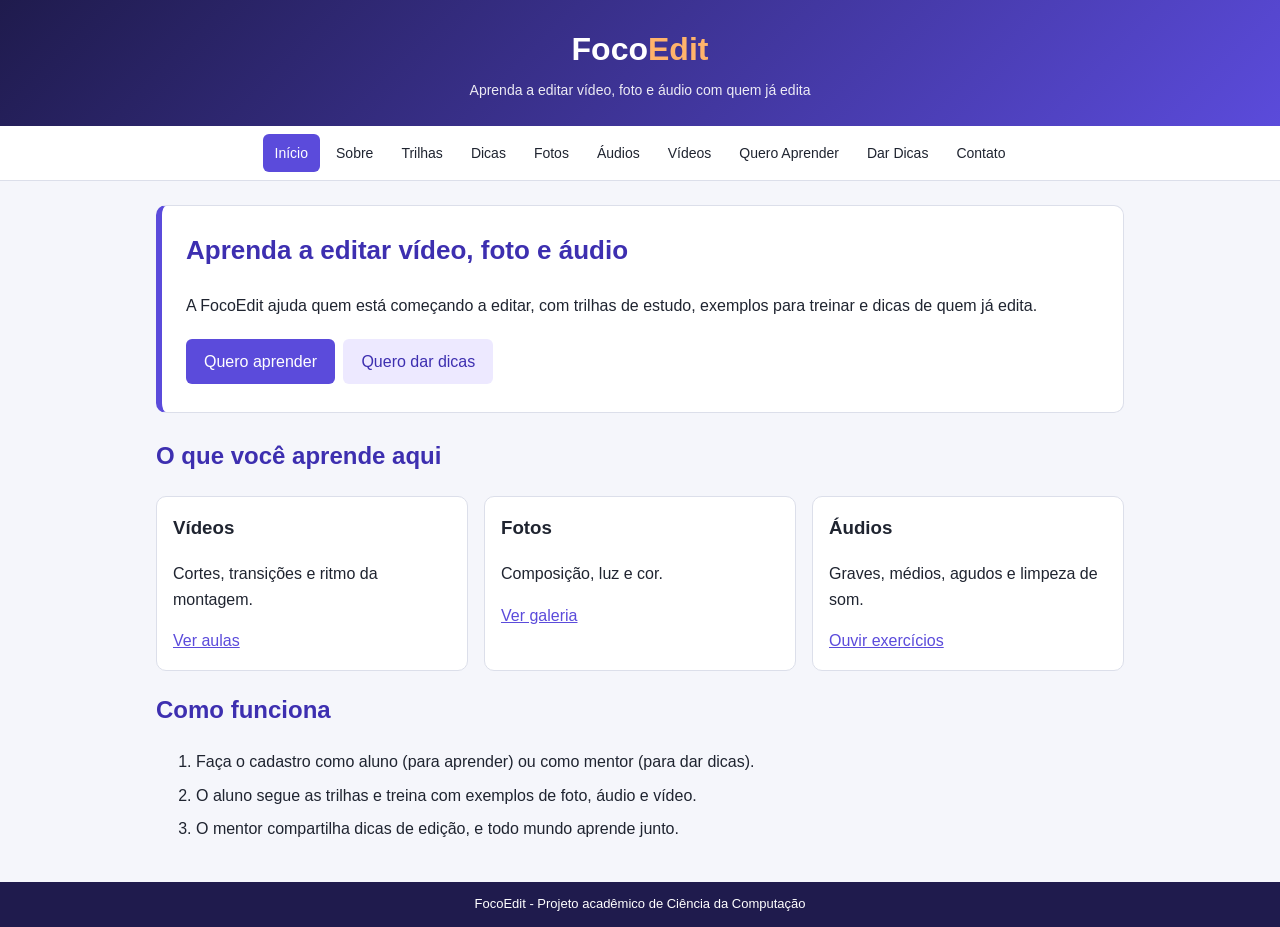
<file: FocoEdit_Escola/html/index.html>
<!DOCTYPE html>
<html lang="pt-BR">
<head>
    <meta charset="UTF-8">
    <meta name="viewport" content="width=device-width, initial-scale=1.0">
    <title>FocoEdit - Início</title>
    <!-- Cada página HTML usa o seu próprio arquivo CSS, da pasta css -->
    <link rel="stylesheet" href="../css/index.css">
</head>
<body>
    <header>
        <h1>Foco<span>Edit</span></h1>
        <p>Aprenda a editar vídeo, foto e áudio com quem já edita</p>
    </header>

    <nav class="menu">
            <a href="index.html" class="ativo">Início</a>
            <a href="sobre.html">Sobre</a>
            <a href="trilhas.html">Trilhas</a>
            <a href="dicas.html">Dicas</a>
            <a href="fotos.html">Fotos</a>
            <a href="audios.html">Áudios</a>
            <a href="videos.html">Vídeos</a>
            <a href="cadastro-aluno.html">Quero Aprender</a>
            <a href="cadastro-mentor.html">Dar Dicas</a>
            <a href="contato.html">Contato</a>
    </nav>

    <main>
        <section class="hero">
            <h2>Aprenda a editar vídeo, foto e áudio</h2>
            <p>A FocoEdit ajuda quem está começando a editar, com trilhas de estudo, exemplos para treinar e dicas de quem já edita.</p>
            <p id="ola" class="ola"></p>
            <a class="botao" href="cadastro-aluno.html">Quero aprender</a>
            <a class="botao botao-claro" href="cadastro-mentor.html">Quero dar dicas</a>
        </section>

        <h2>O que você aprende aqui</h2>
        <section class="grid">
            <article class="card">
                <h3>Vídeos</h3>
                <p>Cortes, transições e ritmo da montagem.</p>
                <a href="videos.html">Ver aulas</a>
            </article>
            <article class="card">
                <h3>Fotos</h3>
                <p>Composição, luz e cor.</p>
                <a href="fotos.html">Ver galeria</a>
            </article>
            <article class="card">
                <h3>Áudios</h3>
                <p>Graves, médios, agudos e limpeza de som.</p>
                <a href="audios.html">Ouvir exercícios</a>
            </article>
        </section>

        <h2>Como funciona</h2>
        <ol class="passos">
            <li>Faça o cadastro como aluno (para aprender) ou como mentor (para dar dicas).</li>
            <li>O aluno segue as trilhas e treina com exemplos de foto, áudio e vídeo.</li>
            <li>O mentor compartilha dicas de edição, e todo mundo aprende junto.</li>
        </ol>
    </main>

    <footer>
        <p>FocoEdit - Projeto acadêmico de Ciência da Computação</p>
    </footer>

    <script>
        // Se a pessoa já se cadastrou, mostra uma saudação com o nome guardado
        var nome = localStorage.getItem("nome");
        if (nome) {
            document.getElementById("ola").textContent = "Olá, " + nome + "! Continue de onde parou.";
        }
    </script>
</body>
</html>
</file>
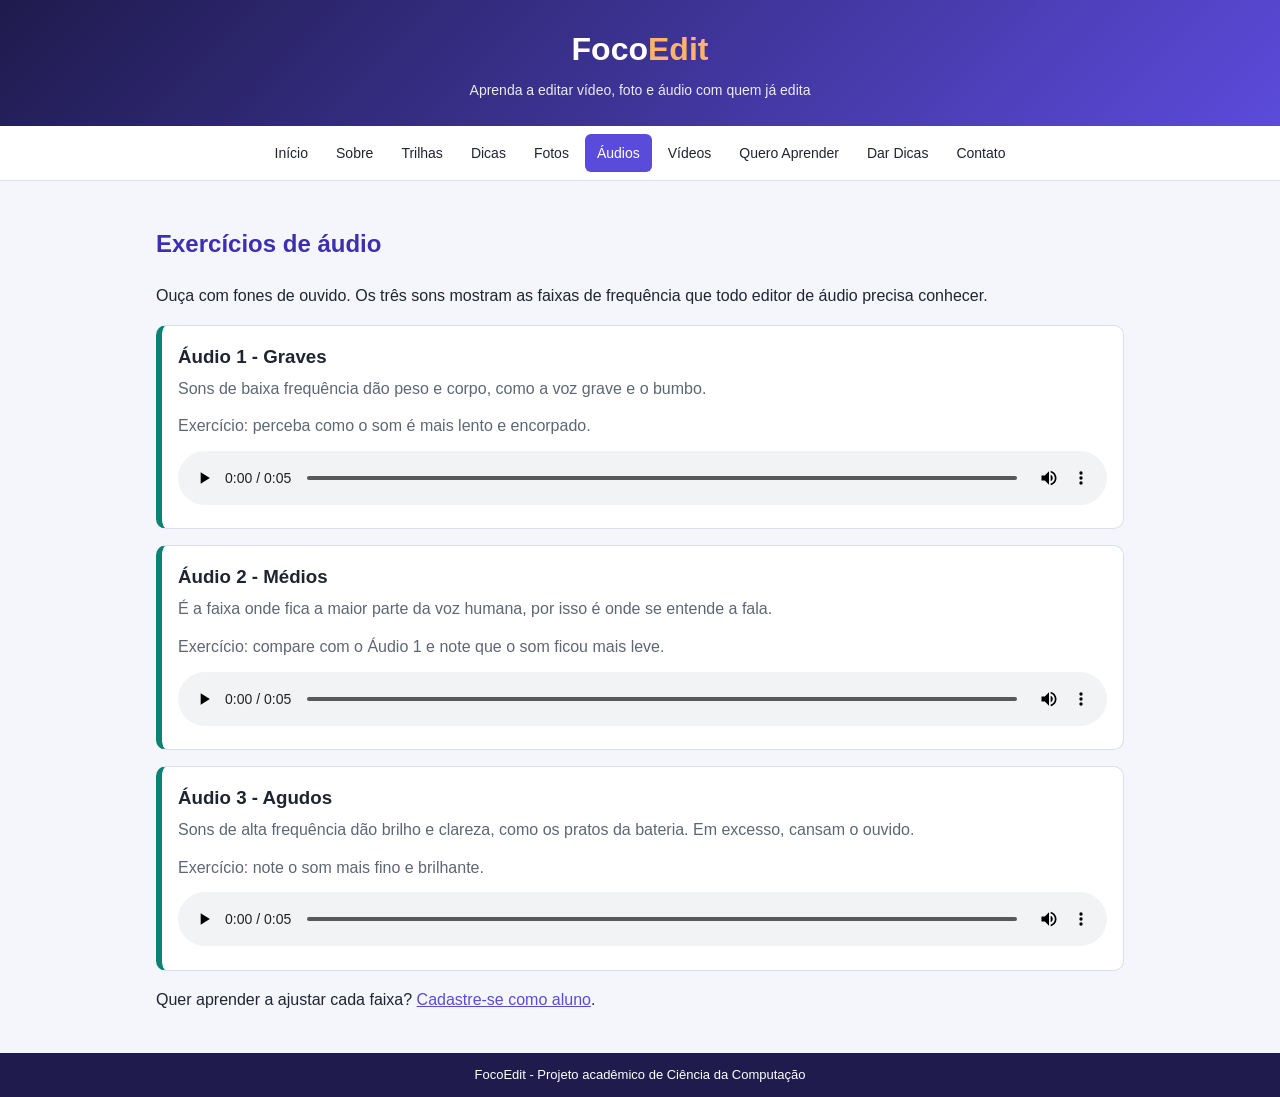
<file: FocoEdit_Escola/html/audios.html>
<!DOCTYPE html>
<html lang="pt-BR">
<head>
    <meta charset="UTF-8">
    <meta name="viewport" content="width=device-width, initial-scale=1.0">
    <title>FocoEdit - Áudios</title>
    <!-- Cada página HTML usa o seu próprio arquivo CSS, da pasta css -->
    <link rel="stylesheet" href="../css/audios.css">
</head>
<body>
    <header>
        <h1>Foco<span>Edit</span></h1>
        <p>Aprenda a editar vídeo, foto e áudio com quem já edita</p>
    </header>

    <nav class="menu">
            <a href="index.html">Início</a>
            <a href="sobre.html">Sobre</a>
            <a href="trilhas.html">Trilhas</a>
            <a href="dicas.html">Dicas</a>
            <a href="fotos.html">Fotos</a>
            <a href="audios.html" class="ativo">Áudios</a>
            <a href="videos.html">Vídeos</a>
            <a href="cadastro-aluno.html">Quero Aprender</a>
            <a href="cadastro-mentor.html">Dar Dicas</a>
            <a href="contato.html">Contato</a>
    </nav>

    <main>
        <h2>Exercícios de áudio</h2>
        <p>Ouça com fones de ouvido. Os três sons mostram as faixas de frequência que todo editor de áudio precisa conhecer.</p>

        <section class="faixa">
            <h3>Áudio 1 - Graves</h3>
            <p>Sons de baixa frequência dão peso e corpo, como a voz grave e o bumbo.</p>
            <p>Exercício: perceba como o som é mais lento e encorpado.</p>
            <audio controls src="../audio/graves.wav">Seu navegador não suporta áudio.</audio>
        </section>

        <section class="faixa">
            <h3>Áudio 2 - Médios</h3>
            <p>É a faixa onde fica a maior parte da voz humana, por isso é onde se entende a fala.</p>
            <p>Exercício: compare com o Áudio 1 e note que o som ficou mais leve.</p>
            <audio controls src="../audio/medios.wav">Seu navegador não suporta áudio.</audio>
        </section>

        <section class="faixa">
            <h3>Áudio 3 - Agudos</h3>
            <p>Sons de alta frequência dão brilho e clareza, como os pratos da bateria. Em excesso, cansam o ouvido.</p>
            <p>Exercício: note o som mais fino e brilhante.</p>
            <audio controls src="../audio/agudos.wav">Seu navegador não suporta áudio.</audio>
        </section>

        <p>Quer aprender a ajustar cada faixa? <a href="cadastro-aluno.html">Cadastre-se como aluno</a>.</p>
    </main>

    <footer>
        <p>FocoEdit - Projeto acadêmico de Ciência da Computação</p>
    </footer>
</body>
</html>
</file>
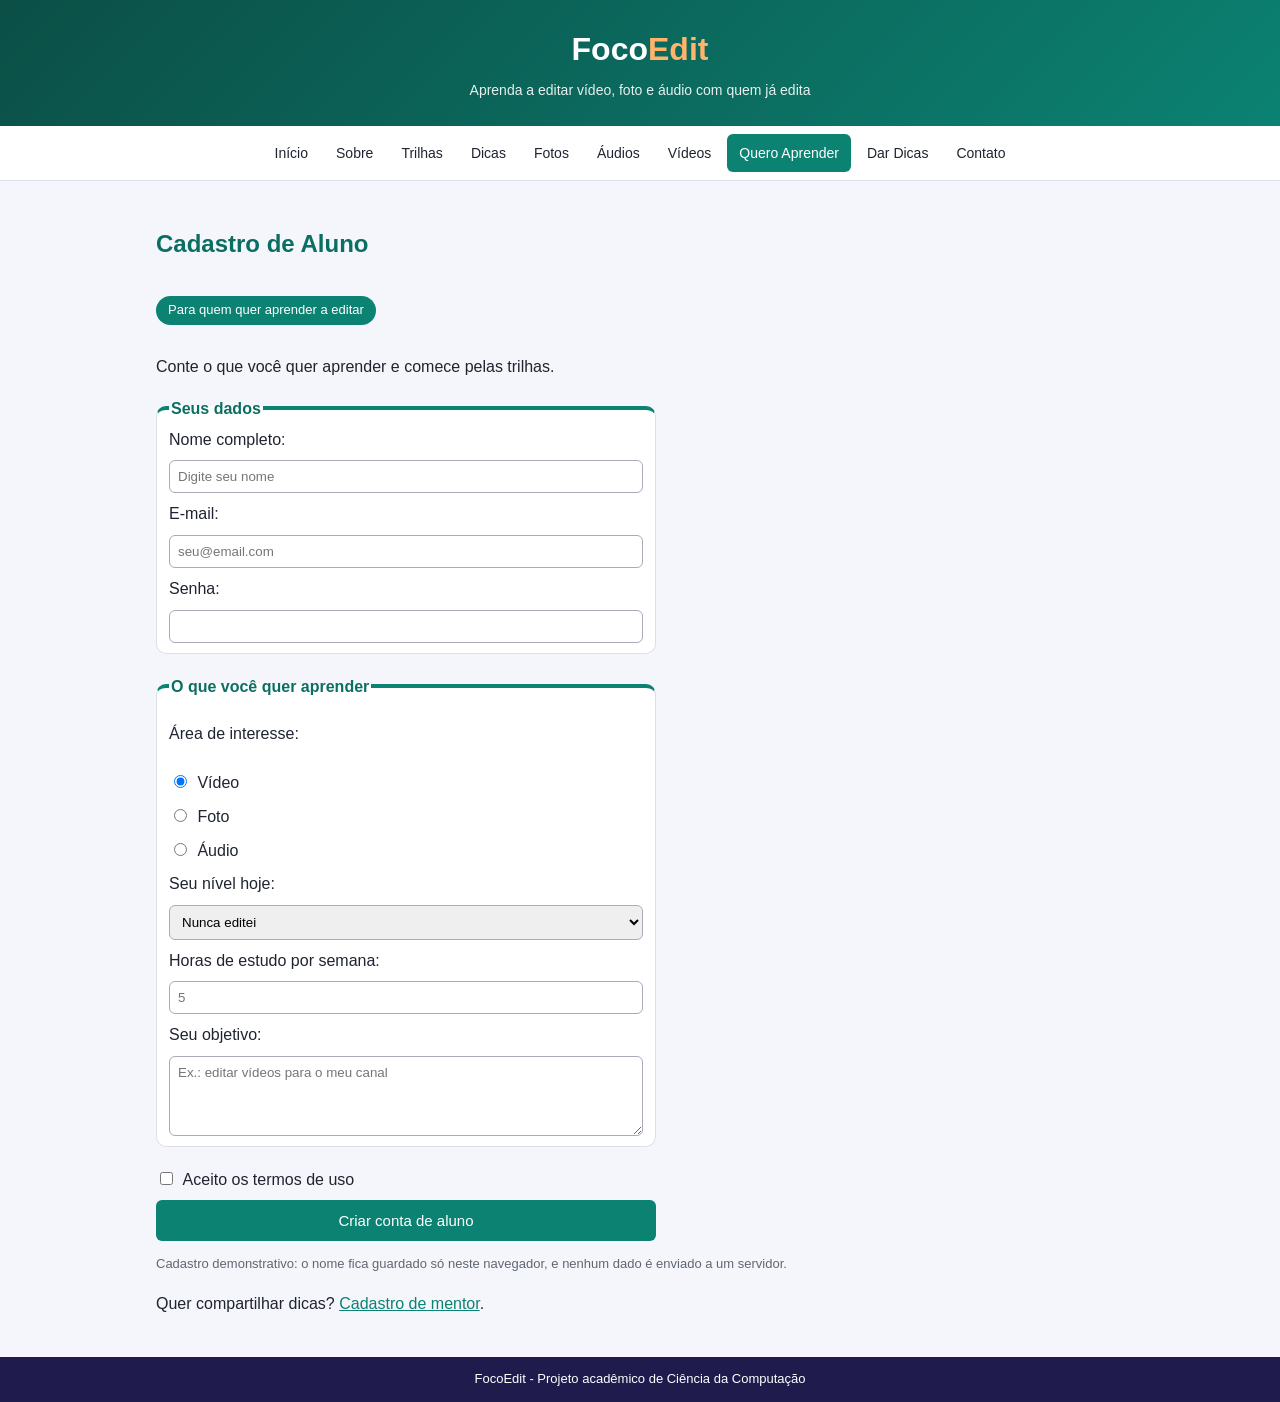
<file: FocoEdit_Escola/html/cadastro-aluno.html>
<!DOCTYPE html>
<html lang="pt-BR">
<head>
    <meta charset="UTF-8">
    <meta name="viewport" content="width=device-width, initial-scale=1.0">
    <title>FocoEdit - Cadastro de Aluno</title>
    <!-- Cada página HTML usa o seu próprio arquivo CSS, da pasta css -->
    <link rel="stylesheet" href="../css/cadastro-aluno.css">
</head>
<body>
    <header>
        <h1>Foco<span>Edit</span></h1>
        <p>Aprenda a editar vídeo, foto e áudio com quem já edita</p>
    </header>

    <nav class="menu">
            <a href="index.html">Início</a>
            <a href="sobre.html">Sobre</a>
            <a href="trilhas.html">Trilhas</a>
            <a href="dicas.html">Dicas</a>
            <a href="fotos.html">Fotos</a>
            <a href="audios.html">Áudios</a>
            <a href="videos.html">Vídeos</a>
            <a href="cadastro-aluno.html" class="ativo">Quero Aprender</a>
            <a href="cadastro-mentor.html">Dar Dicas</a>
            <a href="contato.html">Contato</a>
    </nav>

    <main>
        <h2>Cadastro de Aluno</h2>
        <p class="faixa-tipo">Para quem quer aprender a editar</p>
        <p>Conte o que você quer aprender e comece pelas trilhas.</p>

        <form>
            <fieldset>
                <legend>Seus dados</legend>
                <label for="nome">Nome completo:</label>
                <input type="text" id="nome" placeholder="Digite seu nome" required>
                <label for="email">E-mail:</label>
                <input type="email" id="email" placeholder="seu@email.com" required>
                <label for="senha">Senha:</label>
                <input type="password" id="senha" minlength="6" required>
            </fieldset>

            <fieldset>
                <legend>O que você quer aprender</legend>
                <p>Área de interesse:</p>
                <label><input type="radio" name="area" checked> Vídeo</label>
                <label><input type="radio" name="area"> Foto</label>
                <label><input type="radio" name="area"> Áudio</label>
                <label for="nivel">Seu nível hoje:</label>
                <select id="nivel">
                    <option>Nunca editei</option>
                    <option>Já editei um pouco</option>
                    <option>Edito, mas quero melhorar</option>
                </select>
                <label for="horas">Horas de estudo por semana:</label>
                <input type="number" id="horas" min="1" max="40" placeholder="5">
                <label for="objetivo">Seu objetivo:</label>
                <textarea id="objetivo" placeholder="Ex.: editar vídeos para o meu canal"></textarea>
            </fieldset>

            <label><input type="checkbox" required> Aceito os termos de uso</label>
            <button type="submit">Criar conta de aluno</button>
        </form>
        <p id="msg" class="sucesso"></p>
        <p class="aviso">Cadastro demonstrativo: o nome fica guardado só neste navegador, e nenhum dado é enviado a um servidor.</p>
        <p>Quer compartilhar dicas? <a href="cadastro-mentor.html">Cadastro de mentor</a>.</p>
    </main>

    <footer>
        <p>FocoEdit - Projeto acadêmico de Ciência da Computação</p>
    </footer>

    <script>
        // Quando o formulário for enviado (e estiver válido):
        document.querySelector("form").addEventListener("submit", function (e) {
            e.preventDefault();                                  // não recarrega a página
            var nome = document.getElementById("nome").value;    // lê o campo nome
            localStorage.setItem("nome", nome);                  // guarda o nome no navegador
            localStorage.setItem("perfil", "aluno");          // guarda o tipo de cadastro
            document.getElementById("msg").textContent = "Cadastro feito! Bem-vindo(a), " + nome + ".";
            this.reset();                                        // limpa os campos
        });
    </script>
</body>
</html>
</file>
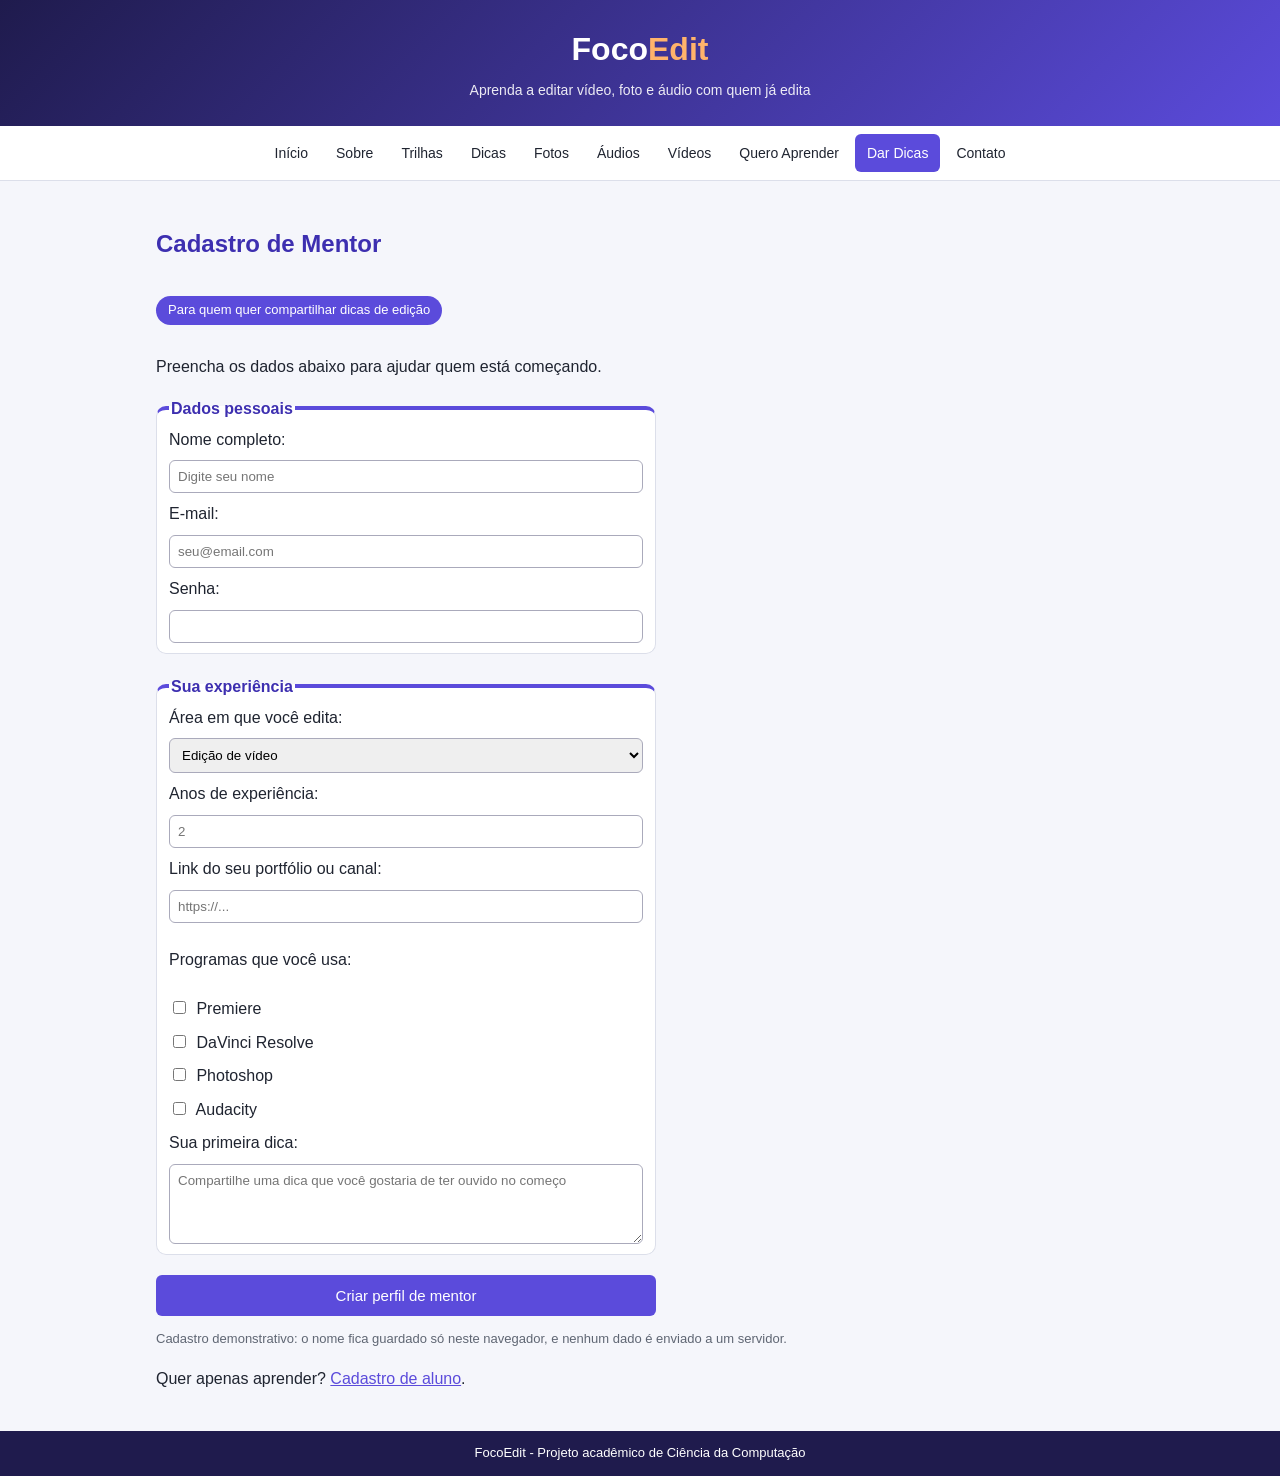
<file: FocoEdit_Escola/html/cadastro-mentor.html>
<!DOCTYPE html>
<html lang="pt-BR">
<head>
    <meta charset="UTF-8">
    <meta name="viewport" content="width=device-width, initial-scale=1.0">
    <title>FocoEdit - Cadastro de Mentor</title>
    <!-- Cada página HTML usa o seu próprio arquivo CSS, da pasta css -->
    <link rel="stylesheet" href="../css/cadastro-mentor.css">
</head>
<body>
    <header>
        <h1>Foco<span>Edit</span></h1>
        <p>Aprenda a editar vídeo, foto e áudio com quem já edita</p>
    </header>

    <nav class="menu">
            <a href="index.html">Início</a>
            <a href="sobre.html">Sobre</a>
            <a href="trilhas.html">Trilhas</a>
            <a href="dicas.html">Dicas</a>
            <a href="fotos.html">Fotos</a>
            <a href="audios.html">Áudios</a>
            <a href="videos.html">Vídeos</a>
            <a href="cadastro-aluno.html">Quero Aprender</a>
            <a href="cadastro-mentor.html" class="ativo">Dar Dicas</a>
            <a href="contato.html">Contato</a>
    </nav>

    <main>
        <h2>Cadastro de Mentor</h2>
        <p class="faixa-tipo">Para quem quer compartilhar dicas de edição</p>
        <p>Preencha os dados abaixo para ajudar quem está começando.</p>

        <form>
            <fieldset>
                <legend>Dados pessoais</legend>
                <label for="nome">Nome completo:</label>
                <input type="text" id="nome" placeholder="Digite seu nome" required>
                <label for="email">E-mail:</label>
                <input type="email" id="email" placeholder="seu@email.com" required>
                <label for="senha">Senha:</label>
                <input type="password" id="senha" minlength="6" required>
            </fieldset>

            <fieldset>
                <legend>Sua experiência</legend>
                <label for="area">Área em que você edita:</label>
                <select id="area">
                    <option>Edição de vídeo</option>
                    <option>Edição de fotos</option>
                    <option>Edição de áudio</option>
                </select>
                <label for="anos">Anos de experiência:</label>
                <input type="number" id="anos" min="0" placeholder="2">
                <label for="portfolio">Link do seu portfólio ou canal:</label>
                <input type="url" id="portfolio" placeholder="https://...">
                <p>Programas que você usa:</p>
                <label><input type="checkbox"> Premiere</label>
                <label><input type="checkbox"> DaVinci Resolve</label>
                <label><input type="checkbox"> Photoshop</label>
                <label><input type="checkbox"> Audacity</label>
                <label for="dica">Sua primeira dica:</label>
                <textarea id="dica" placeholder="Compartilhe uma dica que você gostaria de ter ouvido no começo"></textarea>
            </fieldset>

            <button type="submit">Criar perfil de mentor</button>
        </form>
        <p id="msg" class="sucesso"></p>
        <p class="aviso">Cadastro demonstrativo: o nome fica guardado só neste navegador, e nenhum dado é enviado a um servidor.</p>
        <p>Quer apenas aprender? <a href="cadastro-aluno.html">Cadastro de aluno</a>.</p>
    </main>

    <footer>
        <p>FocoEdit - Projeto acadêmico de Ciência da Computação</p>
    </footer>

    <script>
        // Quando o formulário for enviado (e estiver válido):
        document.querySelector("form").addEventListener("submit", function (e) {
            e.preventDefault();                                  // não recarrega a página
            var nome = document.getElementById("nome").value;    // lê o campo nome
            localStorage.setItem("nome", nome);                  // guarda o nome no navegador
            localStorage.setItem("perfil", "mentor");          // guarda o tipo de cadastro
            document.getElementById("msg").textContent = "Cadastro feito! Bem-vindo(a), " + nome + ".";
            this.reset();                                        // limpa os campos
        });
    </script>
</body>
</html>
</file>
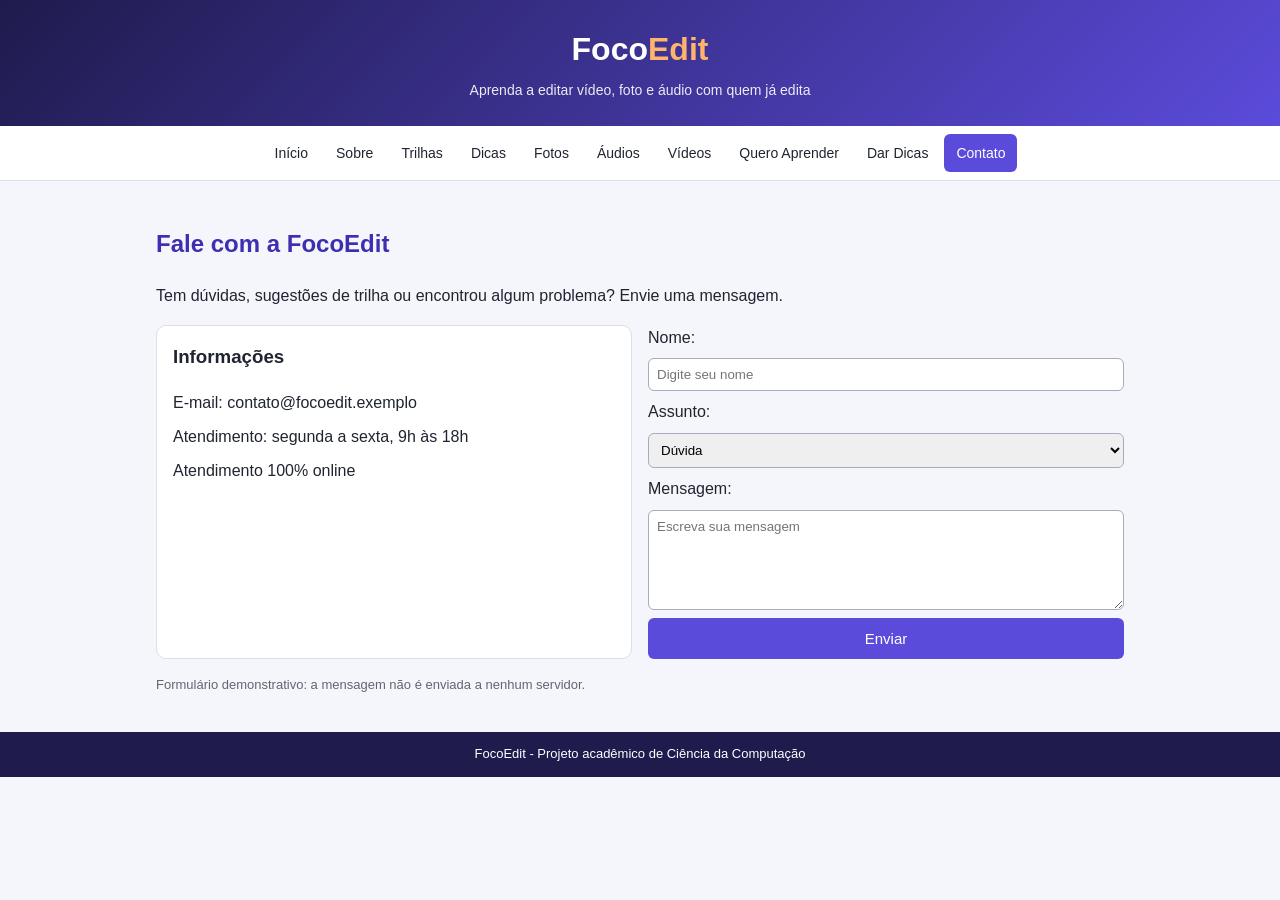
<file: FocoEdit_Escola/html/contato.html>
<!DOCTYPE html>
<html lang="pt-BR">
<head>
    <meta charset="UTF-8">
    <meta name="viewport" content="width=device-width, initial-scale=1.0">
    <title>FocoEdit - Contato</title>
    <!-- Cada página HTML usa o seu próprio arquivo CSS, da pasta css -->
    <link rel="stylesheet" href="../css/contato.css">
</head>
<body>
    <header>
        <h1>Foco<span>Edit</span></h1>
        <p>Aprenda a editar vídeo, foto e áudio com quem já edita</p>
    </header>

    <nav class="menu">
            <a href="index.html">Início</a>
            <a href="sobre.html">Sobre</a>
            <a href="trilhas.html">Trilhas</a>
            <a href="dicas.html">Dicas</a>
            <a href="fotos.html">Fotos</a>
            <a href="audios.html">Áudios</a>
            <a href="videos.html">Vídeos</a>
            <a href="cadastro-aluno.html">Quero Aprender</a>
            <a href="cadastro-mentor.html">Dar Dicas</a>
            <a href="contato.html" class="ativo">Contato</a>
    </nav>

    <main>
        <h2>Fale com a FocoEdit</h2>
        <p>Tem dúvidas, sugestões de trilha ou encontrou algum problema? Envie uma mensagem.</p>

        <section class="grid">
            <article class="card">
                <h3>Informações</h3>
                <ul>
                    <li>E-mail: contato@focoedit.exemplo</li>
                    <li>Atendimento: segunda a sexta, 9h às 18h</li>
                    <li>Atendimento 100% online</li>
                </ul>
            </article>

            <form>
                <label for="nome">Nome:</label>
                <input type="text" id="nome" placeholder="Digite seu nome" required>
                <label for="assunto">Assunto:</label>
                <select id="assunto">
                    <option>Dúvida</option>
                    <option>Sugestão de trilha</option>
                    <option>Problema no site</option>
                </select>
                <label for="mensagem">Mensagem:</label>
                <textarea id="mensagem" placeholder="Escreva sua mensagem" required></textarea>
                <button type="submit">Enviar</button>
            </form>
        </section>
        <p id="msg" class="sucesso"></p>
        <p class="aviso">Formulário demonstrativo: a mensagem não é enviada a nenhum servidor.</p>
    </main>

    <footer>
        <p>FocoEdit - Projeto acadêmico de Ciência da Computação</p>
    </footer>

    <script>
        // Ao enviar: mostra uma confirmação sem recarregar a página
        document.querySelector("form").addEventListener("submit", function (e) {
            e.preventDefault();                                  // não recarrega a página
            var nome = document.getElementById("nome").value;    // lê o campo nome
            document.getElementById("msg").textContent = "Obrigado, " + nome + "! Sua mensagem foi registrada.";
            this.reset();                                        // limpa os campos
        });
    </script>
</body>
</html>
</file>
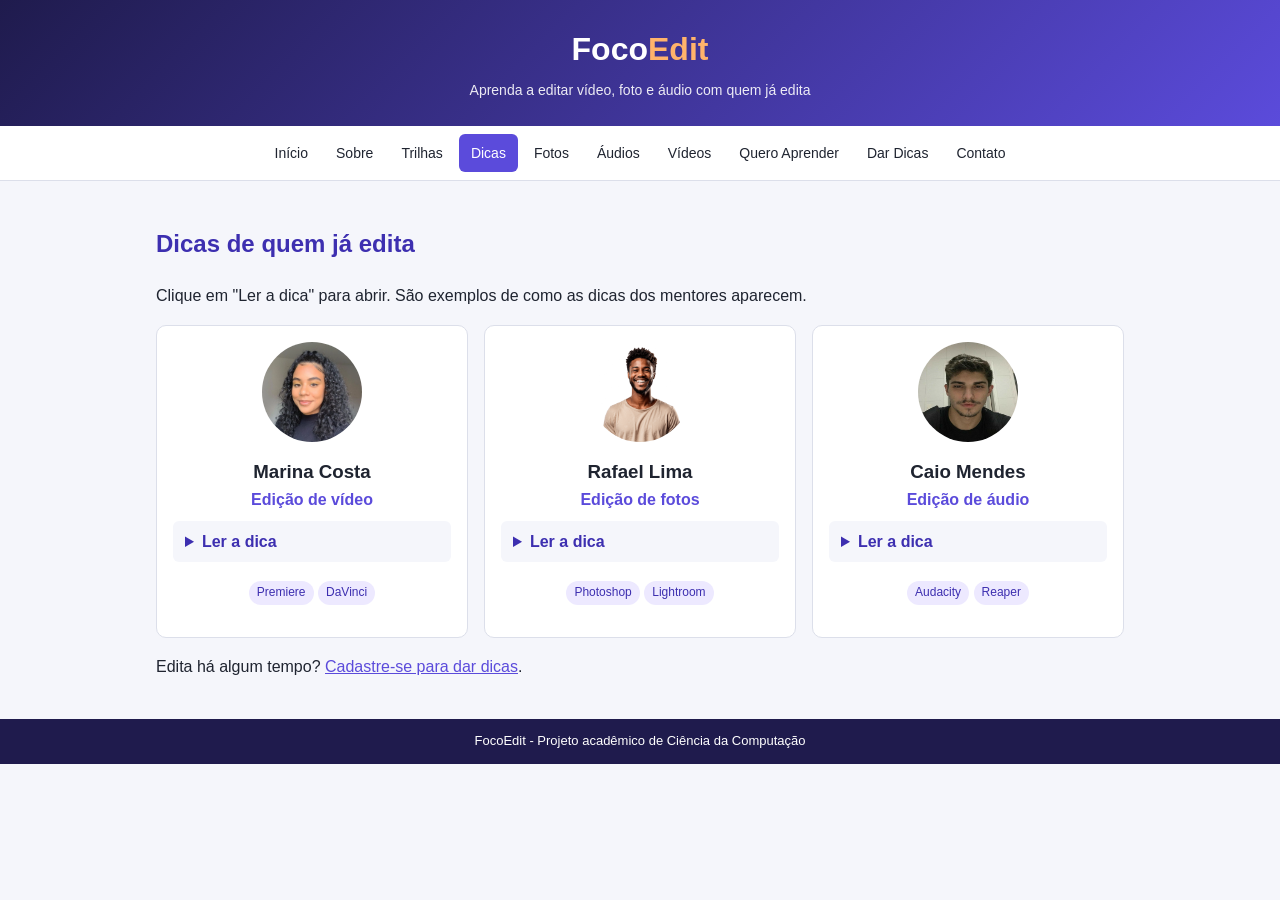
<file: FocoEdit_Escola/html/dicas.html>
<!DOCTYPE html>
<html lang="pt-BR">
<head>
    <meta charset="UTF-8">
    <meta name="viewport" content="width=device-width, initial-scale=1.0">
    <title>FocoEdit - Dicas</title>
    <!-- Cada página HTML usa o seu próprio arquivo CSS, da pasta css -->
    <link rel="stylesheet" href="../css/dicas.css">
</head>
<body>
    <header>
        <h1>Foco<span>Edit</span></h1>
        <p>Aprenda a editar vídeo, foto e áudio com quem já edita</p>
    </header>

    <nav class="menu">
            <a href="index.html">Início</a>
            <a href="sobre.html">Sobre</a>
            <a href="trilhas.html">Trilhas</a>
            <a href="dicas.html" class="ativo">Dicas</a>
            <a href="fotos.html">Fotos</a>
            <a href="audios.html">Áudios</a>
            <a href="videos.html">Vídeos</a>
            <a href="cadastro-aluno.html">Quero Aprender</a>
            <a href="cadastro-mentor.html">Dar Dicas</a>
            <a href="contato.html">Contato</a>
    </nav>

    <main>
        <h2>Dicas de quem já edita</h2>
        <p>Clique em "Ler a dica" para abrir. São exemplos de como as dicas dos mentores aparecem.</p>

        <section class="grid">
            <article class="dica">
                <img src="../img/imagem.1.webp" alt="Foto de perfil da mentora Marina">
                <h3>Marina Costa</h3>
                <p class="area">Edição de vídeo</p>
                <details>
                    <summary>Ler a dica</summary>
                    <p>Corte no movimento: faça o corte enquanto alguém se move (virar a cabeça, abrir uma porta). O movimento prende o olhar e a emenda entre os planos quase não aparece.</p>
                </details>
                <p><span class="tag">Premiere</span> <span class="tag">DaVinci</span></p>
            </article>
            <article class="dica">
                <img src="../img/imagem.2.png" alt="Foto de perfil do mentor Rafael">
                <h3>Rafael Lima</h3>
                <p class="area">Edição de fotos</p>
                <details>
                    <summary>Ler a dica</summary>
                    <p>Regra dos terços: divida a foto em 9 partes com 2 linhas verticais e 2 horizontais. Coloque o assunto sobre uma linha ou em um cruzamento, e não bem no centro.</p>
                </details>
                <p><span class="tag">Photoshop</span> <span class="tag">Lightroom</span></p>
            </article>
            <article class="dica">
                <img src="../img/imagem.3.jpg" alt="Foto de perfil do mentor Caio">
                <h3>Caio Mendes</h3>
                <p class="area">Edição de áudio</p>
                <details>
                    <summary>Ler a dica</summary>
                    <p>Fala limpa: primeiro iguale o volume das falas. Depois corte os silêncios muito longos e, por último, use o filtro de ruído com pouca força. Filtro forte deixa a voz artificial.</p>
                </details>
                <p><span class="tag">Audacity</span> <span class="tag">Reaper</span></p>
            </article>
        </section>

        <p>Edita há algum tempo? <a href="cadastro-mentor.html">Cadastre-se para dar dicas</a>.</p>
    </main>

    <footer>
        <p>FocoEdit - Projeto acadêmico de Ciência da Computação</p>
    </footer>
</body>
</html>
</file>
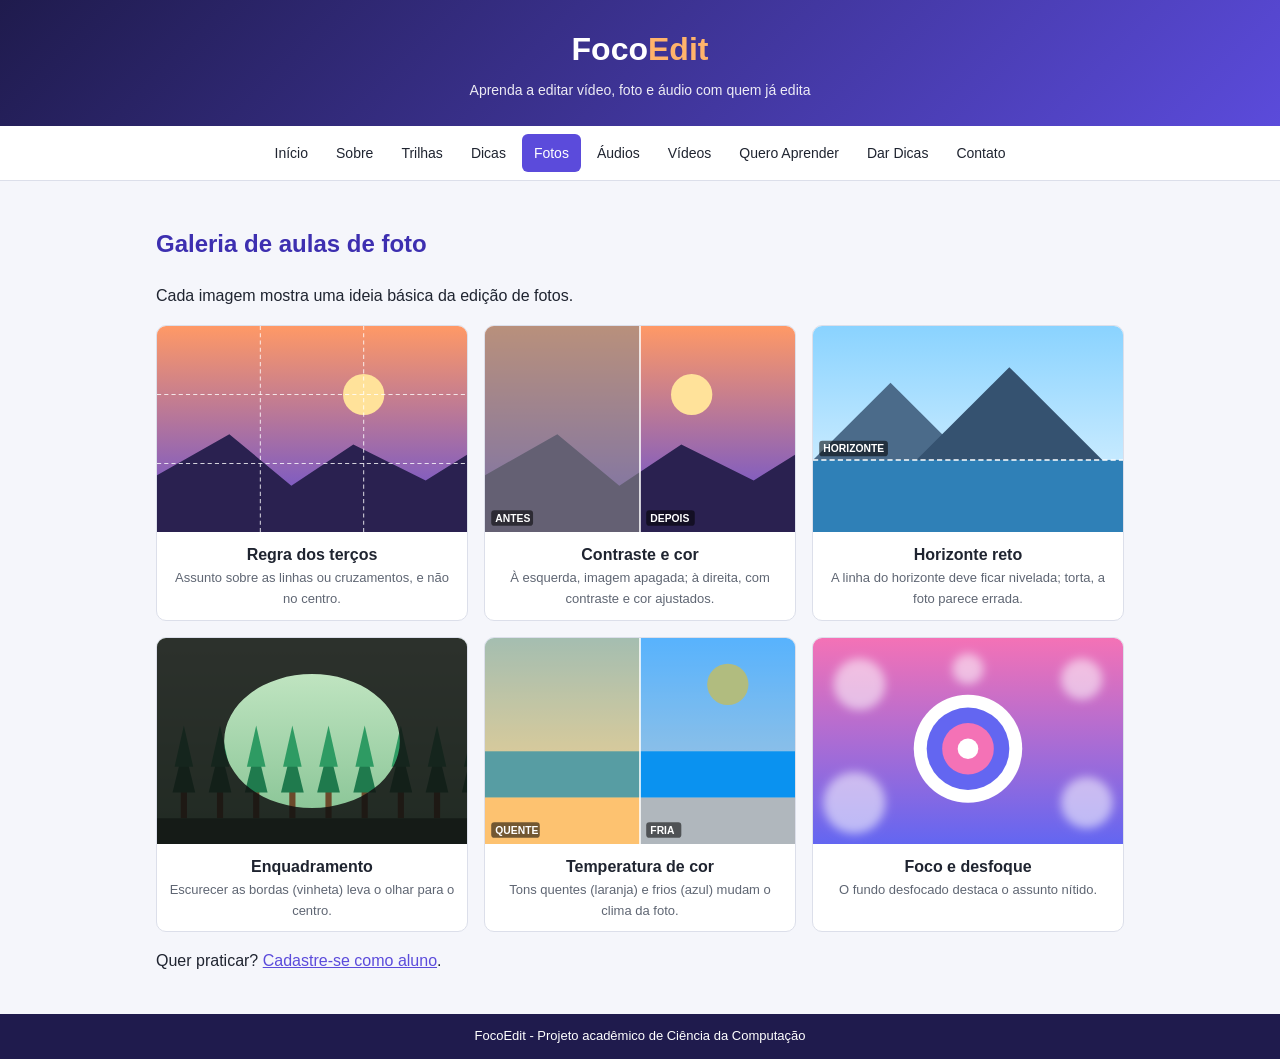
<file: FocoEdit_Escola/html/fotos.html>
<!DOCTYPE html>
<html lang="pt-BR">
<head>
    <meta charset="UTF-8">
    <meta name="viewport" content="width=device-width, initial-scale=1.0">
    <title>FocoEdit - Fotos</title>
    <!-- Cada página HTML usa o seu próprio arquivo CSS, da pasta css -->
    <link rel="stylesheet" href="../css/fotos.css">
</head>
<body>
    <header>
        <h1>Foco<span>Edit</span></h1>
        <p>Aprenda a editar vídeo, foto e áudio com quem já edita</p>
    </header>

    <nav class="menu">
            <a href="index.html">Início</a>
            <a href="sobre.html">Sobre</a>
            <a href="trilhas.html">Trilhas</a>
            <a href="dicas.html">Dicas</a>
            <a href="fotos.html" class="ativo">Fotos</a>
            <a href="audios.html">Áudios</a>
            <a href="videos.html">Vídeos</a>
            <a href="cadastro-aluno.html">Quero Aprender</a>
            <a href="cadastro-mentor.html">Dar Dicas</a>
            <a href="contato.html">Contato</a>
    </nav>

    <main>
        <h2>Galeria de aulas de foto</h2>
        <p>Cada imagem mostra uma ideia básica da edição de fotos.</p>

        <section class="galeria">
            <figure>
                <img src="../img/foto1.svg" alt="Pôr do sol com uma grade de nove partes e o sol em um cruzamento">
                <figcaption>Regra dos terços<span>Assunto sobre as linhas ou cruzamentos, e não no centro.</span></figcaption>
            </figure>
            <figure>
                <img src="../img/foto2.svg" alt="Paisagem dividida em antes, apagada, e depois, com cores vivas">
                <figcaption>Contraste e cor<span>À esquerda, imagem apagada; à direita, com contraste e cor ajustados.</span></figcaption>
            </figure>
            <figure>
                <img src="../img/foto3.svg" alt="Lago e montanhas com a linha do horizonte marcada">
                <figcaption>Horizonte reto<span>A linha do horizonte deve ficar nivelada; torta, a foto parece errada.</span></figcaption>
            </figure>
            <figure>
                <img src="../img/foto4.svg" alt="Floresta com as bordas escurecidas em volta do centro">
                <figcaption>Enquadramento<span>Escurecer as bordas (vinheta) leva o olhar para o centro.</span></figcaption>
            </figure>
            <figure>
                <img src="../img/foto5.svg" alt="Praia com um lado em tom quente e outro em tom frio">
                <figcaption>Temperatura de cor<span>Tons quentes (laranja) e frios (azul) mudam o clima da foto.</span></figcaption>
            </figure>
            <figure>
                <img src="../img/foto6.svg" alt="Círculo nítido no centro e círculos desfocados ao fundo">
                <figcaption>Foco e desfoque<span>O fundo desfocado destaca o assunto nítido.</span></figcaption>
            </figure>
        </section>

        <p>Quer praticar? <a href="cadastro-aluno.html">Cadastre-se como aluno</a>.</p>
    </main>

    <footer>
        <p>FocoEdit - Projeto acadêmico de Ciência da Computação</p>
    </footer>
</body>
</html>
</file>
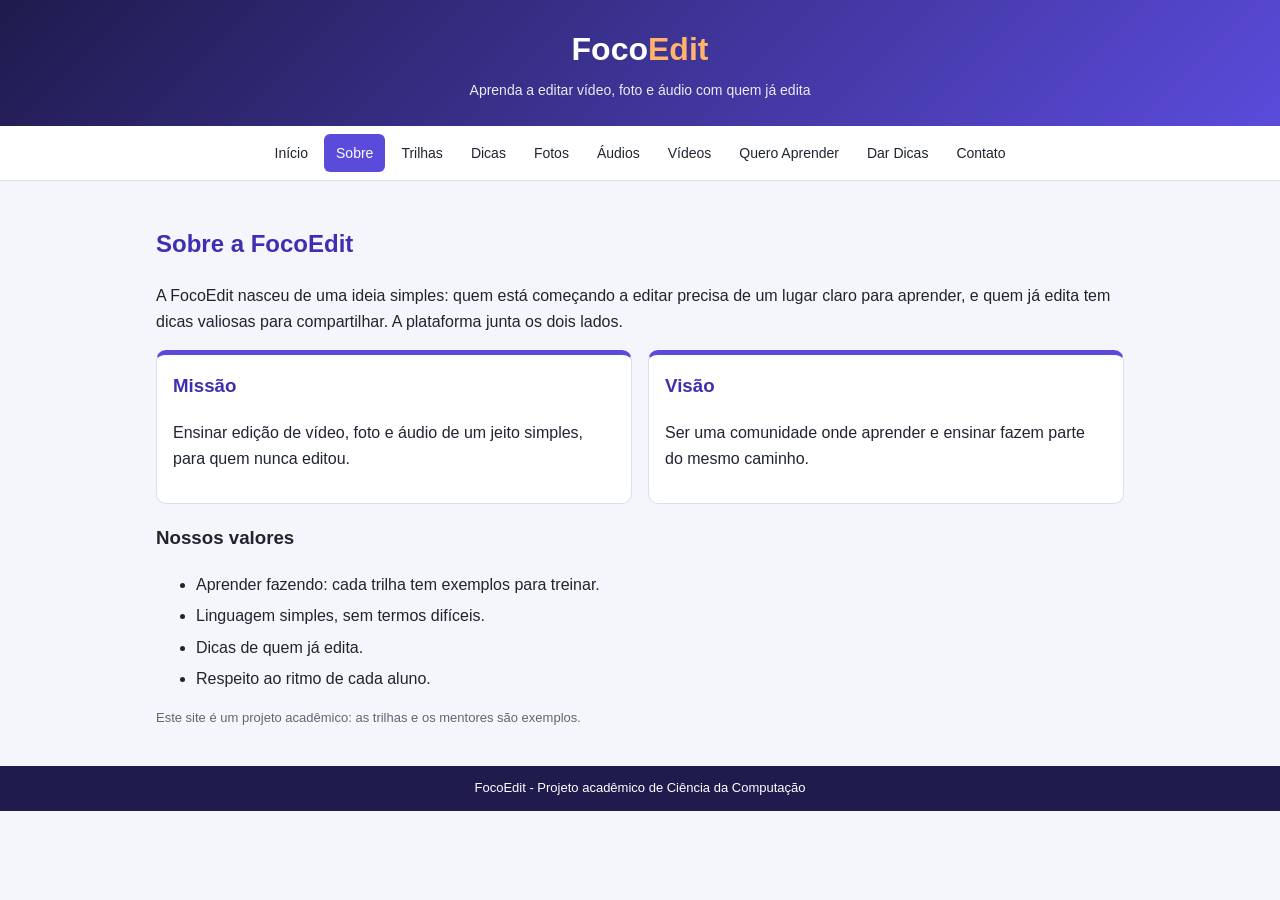
<file: FocoEdit_Escola/html/sobre.html>
<!DOCTYPE html>
<html lang="pt-BR">
<head>
    <meta charset="UTF-8">
    <meta name="viewport" content="width=device-width, initial-scale=1.0">
    <title>FocoEdit - Sobre</title>
    <!-- Cada página HTML usa o seu próprio arquivo CSS, da pasta css -->
    <link rel="stylesheet" href="../css/sobre.css">
</head>
<body>
    <header>
        <h1>Foco<span>Edit</span></h1>
        <p>Aprenda a editar vídeo, foto e áudio com quem já edita</p>
    </header>

    <nav class="menu">
            <a href="index.html">Início</a>
            <a href="sobre.html" class="ativo">Sobre</a>
            <a href="trilhas.html">Trilhas</a>
            <a href="dicas.html">Dicas</a>
            <a href="fotos.html">Fotos</a>
            <a href="audios.html">Áudios</a>
            <a href="videos.html">Vídeos</a>
            <a href="cadastro-aluno.html">Quero Aprender</a>
            <a href="cadastro-mentor.html">Dar Dicas</a>
            <a href="contato.html">Contato</a>
    </nav>

    <main>
        <h2>Sobre a FocoEdit</h2>
        <p>A FocoEdit nasceu de uma ideia simples: quem está começando a editar precisa de um lugar claro para aprender, e quem já edita tem dicas valiosas para compartilhar. A plataforma junta os dois lados.</p>

        <section class="grid">
            <article class="card destaque">
                <h3>Missão</h3>
                <p>Ensinar edição de vídeo, foto e áudio de um jeito simples, para quem nunca editou.</p>
            </article>
            <article class="card destaque">
                <h3>Visão</h3>
                <p>Ser uma comunidade onde aprender e ensinar fazem parte do mesmo caminho.</p>
            </article>
        </section>

        <h3>Nossos valores</h3>
        <ul>
            <li>Aprender fazendo: cada trilha tem exemplos para treinar.</li>
            <li>Linguagem simples, sem termos difíceis.</li>
            <li>Dicas de quem já edita.</li>
            <li>Respeito ao ritmo de cada aluno.</li>
        </ul>

        <p class="aviso">Este site é um projeto acadêmico: as trilhas e os mentores são exemplos.</p>
    </main>

    <footer>
        <p>FocoEdit - Projeto acadêmico de Ciência da Computação</p>
    </footer>
</body>
</html>
</file>
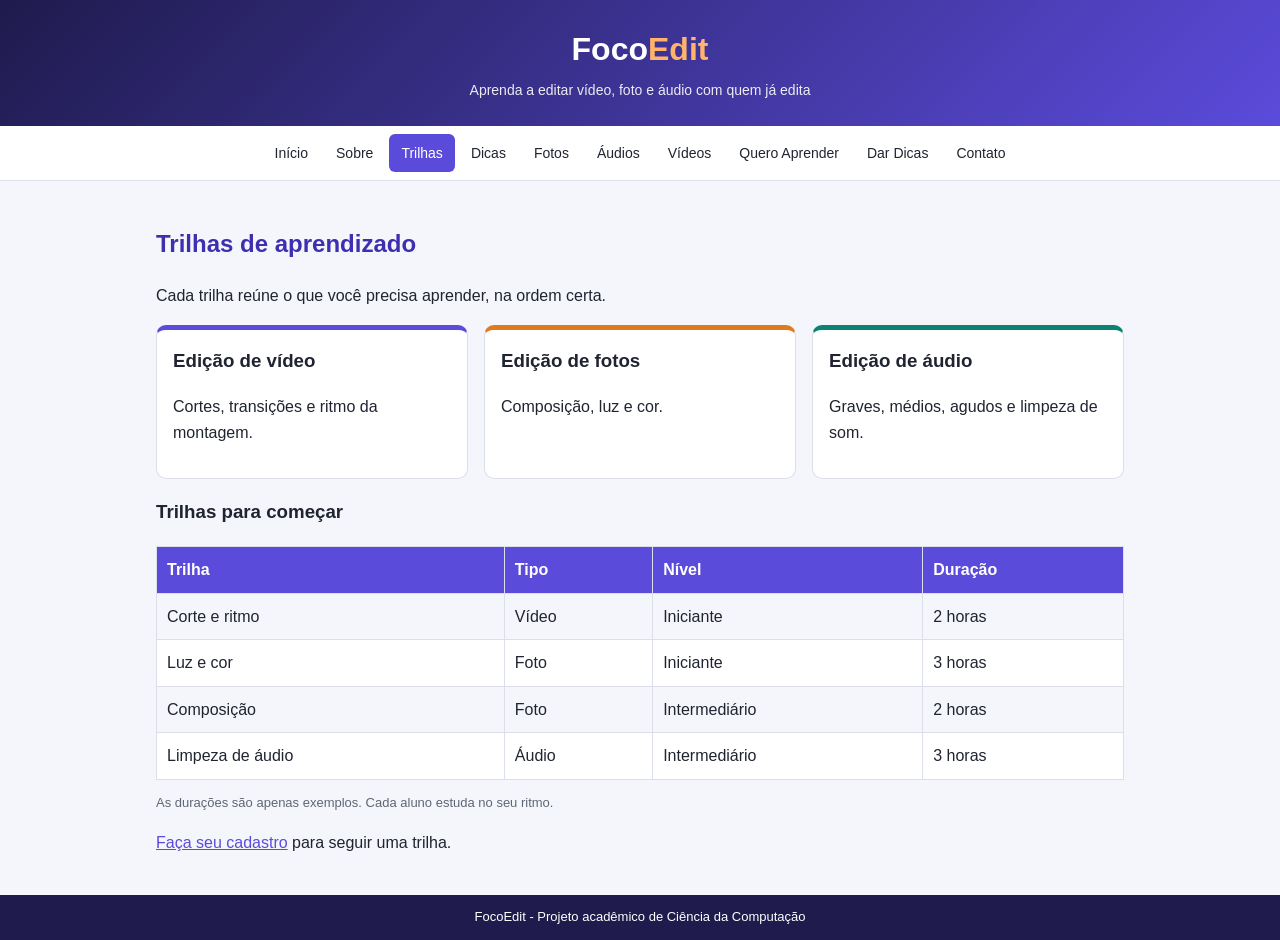
<file: FocoEdit_Escola/html/trilhas.html>
<!DOCTYPE html>
<html lang="pt-BR">
<head>
    <meta charset="UTF-8">
    <meta name="viewport" content="width=device-width, initial-scale=1.0">
    <title>FocoEdit - Trilhas</title>
    <!-- Cada página HTML usa o seu próprio arquivo CSS, da pasta css -->
    <link rel="stylesheet" href="../css/trilhas.css">
</head>
<body>
    <header>
        <h1>Foco<span>Edit</span></h1>
        <p>Aprenda a editar vídeo, foto e áudio com quem já edita</p>
    </header>

    <nav class="menu">
            <a href="index.html">Início</a>
            <a href="sobre.html">Sobre</a>
            <a href="trilhas.html" class="ativo">Trilhas</a>
            <a href="dicas.html">Dicas</a>
            <a href="fotos.html">Fotos</a>
            <a href="audios.html">Áudios</a>
            <a href="videos.html">Vídeos</a>
            <a href="cadastro-aluno.html">Quero Aprender</a>
            <a href="cadastro-mentor.html">Dar Dicas</a>
            <a href="contato.html">Contato</a>
    </nav>

    <main>
        <h2>Trilhas de aprendizado</h2>
        <p>Cada trilha reúne o que você precisa aprender, na ordem certa.</p>

        <section class="grid">
            <article class="trilha trilha-video">
                <h3>Edição de vídeo</h3>
                <p>Cortes, transições e ritmo da montagem.</p>
            </article>
            <article class="trilha trilha-foto">
                <h3>Edição de fotos</h3>
                <p>Composição, luz e cor.</p>
            </article>
            <article class="trilha trilha-audio">
                <h3>Edição de áudio</h3>
                <p>Graves, médios, agudos e limpeza de som.</p>
            </article>
        </section>

        <h3>Trilhas para começar</h3>
        <table>
            <tr>
                <th>Trilha</th>
                <th>Tipo</th>
                <th>Nível</th>
                <th>Duração</th>
            </tr>
            <tr>
                <td>Corte e ritmo</td>
                <td>Vídeo</td>
                <td>Iniciante</td>
                <td>2 horas</td>
            </tr>
            <tr>
                <td>Luz e cor</td>
                <td>Foto</td>
                <td>Iniciante</td>
                <td>3 horas</td>
            </tr>
            <tr>
                <td>Composição</td>
                <td>Foto</td>
                <td>Intermediário</td>
                <td>2 horas</td>
            </tr>
            <tr>
                <td>Limpeza de áudio</td>
                <td>Áudio</td>
                <td>Intermediário</td>
                <td>3 horas</td>
            </tr>
        </table>
        <p class="aviso">As durações são apenas exemplos. Cada aluno estuda no seu ritmo.</p>
        <p><a href="cadastro-aluno.html">Faça seu cadastro</a> para seguir uma trilha.</p>
    </main>

    <footer>
        <p>FocoEdit - Projeto acadêmico de Ciência da Computação</p>
    </footer>
</body>
</html>
</file>
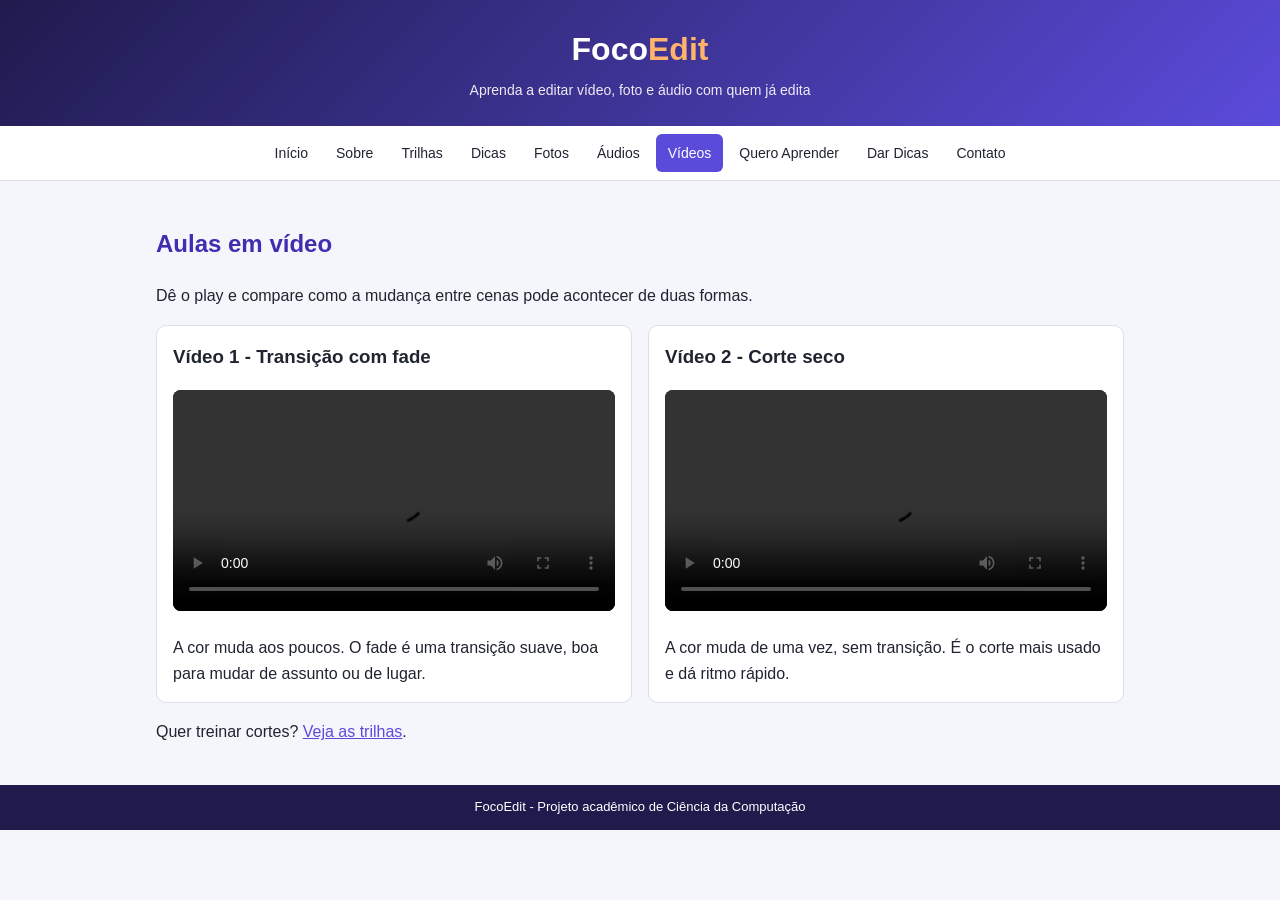
<file: FocoEdit_Escola/html/videos.html>
<!DOCTYPE html>
<html lang="pt-BR">
<head>
    <meta charset="UTF-8">
    <meta name="viewport" content="width=device-width, initial-scale=1.0">
    <title>FocoEdit - Vídeos</title>
    <!-- Cada página HTML usa o seu próprio arquivo CSS, da pasta css -->
    <link rel="stylesheet" href="../css/videos.css">
</head>
<body>
    <header>
        <h1>Foco<span>Edit</span></h1>
        <p>Aprenda a editar vídeo, foto e áudio com quem já edita</p>
    </header>

    <nav class="menu">
            <a href="index.html">Início</a>
            <a href="sobre.html">Sobre</a>
            <a href="trilhas.html">Trilhas</a>
            <a href="dicas.html">Dicas</a>
            <a href="fotos.html">Fotos</a>
            <a href="audios.html">Áudios</a>
            <a href="videos.html" class="ativo">Vídeos</a>
            <a href="cadastro-aluno.html">Quero Aprender</a>
            <a href="cadastro-mentor.html">Dar Dicas</a>
            <a href="contato.html">Contato</a>
    </nav>

    <main>
        <h2>Aulas em vídeo</h2>
        <p>Dê o play e compare como a mudança entre cenas pode acontecer de duas formas.</p>

        <section class="grid">
            <article class="video-box">
                <h3>Vídeo 1 - Transição com fade</h3>
                <video controls width="320">
                    <source src="../video/video1.mp4" type="video/mp4">
                    Seu navegador não suporta vídeo.
                </video>
                <p>A cor muda aos poucos. O fade é uma transição suave, boa para mudar de assunto ou de lugar.</p>
            </article>
            <article class="video-box">
                <h3>Vídeo 2 - Corte seco</h3>
                <video controls width="320">
                    <source src="../video/video2.mp4" type="video/mp4">
                    Seu navegador não suporta vídeo.
                </video>
                <p>A cor muda de uma vez, sem transição. É o corte mais usado e dá ritmo rápido.</p>
            </article>
        </section>

        <p>Quer treinar cortes? <a href="trilhas.html">Veja as trilhas</a>.</p>
    </main>

    <footer>
        <p>FocoEdit - Projeto acadêmico de Ciência da Computação</p>
    </footer>
</body>
</html>
</file>
<file: FocoEdit_Escola/css/index.css>
/* ==========================================================
   index.css - Estilo da página index.html (Início)
   Este arquivo também é a BASE: todos os outros CSS importam ele.
   ========================================================== */

/* Cores usadas no site inteiro (variáveis). Mude aqui para trocar o tema. */
:root {
    --cor: #5b4bdb;          /* cor principal (roxo) */
    --cor-escura: #3d2fb0;   /* versão mais escura da cor principal */
    --fundo: #f5f6fb;        /* fundo da página */
    --texto: #1f2430;        /* cor do texto */
    --borda: #dcdfea;        /* cor das bordas */
}

* {
    box-sizing: border-box;
}

body {
    margin: 0;
    font-family: Arial, sans-serif;
    color: var(--texto);
    background: var(--fundo);
    line-height: 1.6;
}

/* ----- Cabeçalho ----- */
header {
    background: linear-gradient(135deg, #1f1b4d, var(--cor));
    color: white;
    text-align: center;
    padding: 24px 16px;
}

header h1 {
    margin: 0;
    font-size: 32px;
}

header h1 span {
    color: #ffb36b;
}

header p {
    margin: 4px 0 0;
    font-size: 14px;
    opacity: 0.9;
}

/* ----- Menu de navegação ----- */
.menu {
    display: flex;
    flex-wrap: wrap;
    justify-content: center;
    gap: 4px;
    background: white;
    padding: 8px;
    border-bottom: 1px solid var(--borda);
}

.menu a {
    color: var(--texto);
    text-decoration: none;
    font-size: 14px;
    padding: 8px 12px;
    border-radius: 6px;
}

.menu a:hover {
    background: var(--fundo);
    color: var(--cor);
}

/* Link da página atual */
.menu a.ativo {
    background: var(--cor);
    color: white;
}

/* ----- Conteúdo principal ----- */
main {
    max-width: 1000px;
    margin: 0 auto;
    padding: 24px 16px;
}

h2 {
    color: var(--cor-escura);
}

a {
    color: var(--cor);
}

/* ----- Blocos reutilizáveis ----- */
.grid {
    display: grid;
    grid-template-columns: repeat(auto-fit, minmax(220px, 1fr));
    gap: 16px;
    margin: 16px 0;
}

.card {
    background: white;
    border: 1px solid var(--borda);
    border-radius: 10px;
    padding: 16px;
}

.card h3 {
    margin-top: 0;
}

.botao {
    display: inline-block;
    background: var(--cor);
    color: white;
    text-decoration: none;
    padding: 10px 18px;
    border-radius: 6px;
    margin: 4px 4px 4px 0;
}

.botao:hover {
    background: var(--cor-escura);
}

.aviso {
    color: #5f6673;
    font-size: 13px;
}

/* Mensagem de sucesso dos formulários (some sozinha quando está vazia) */
.sucesso {
    background: #e5f4e4;
    border-left: 5px solid #2e9b63;
    border-radius: 6px;
    padding: 10px 14px;
    font-weight: bold;
}

.sucesso:empty {
    display: none;
}

/* ----- Rodapé ----- */
footer {
    background: #1f1b4d;
    color: white;
    text-align: center;
    padding: 12px;
    font-size: 13px;
}

footer p {
    margin: 0;
}

/* ==========================================================
   Parte exclusiva da página Início
   ========================================================== */
.hero {
    background: white;
    border: 1px solid var(--borda);
    border-left: 6px solid var(--cor);
    border-radius: 10px;
    padding: 24px;
    margin-bottom: 24px;
}

.hero h2 {
    margin-top: 0;
    font-size: 26px;
}

/* Saudação com o nome de quem já se cadastrou (vazia = escondida) */
.ola {
    color: var(--cor-escura);
    font-weight: bold;
}

.ola:empty {
    display: none;
}

/* Botão com fundo claro (segunda opção do hero) */
.botao-claro {
    background: #ede9ff;
    color: var(--cor-escura);
}

.botao-claro:hover {
    background: #d9d2ff;
}

.passos li {
    margin-bottom: 8px;
}

/* ----- Telas pequenas (celular) ----- */
@media (max-width: 600px) {
    header h1 {
        font-size: 26px;
    }

    .menu a {
        font-size: 13px;
        padding: 6px 8px;
    }
}
</file>
<file: FocoEdit_Escola/css/audios.css>
/* audios.css - Estilo da página audios.html */

@import url("index.css");

/* Cada faixa de áudio fica em um cartão com faixa lateral colorida */
.faixa {
    background: white;
    border: 1px solid var(--borda);
    border-left: 6px solid #0b8272;
    border-radius: 10px;
    padding: 16px;
    margin-bottom: 16px;
}

.faixa h3 {
    margin: 0;
}

.faixa p {
    margin: 4px 0 12px;
    color: #5f6673;
}

/* O player ocupa toda a largura do cartão */
audio {
    width: 100%;
}
</file>
<file: FocoEdit_Escola/css/cadastro-aluno.css>
/* cadastro-aluno.css - Estilo da página cadastro-aluno.html
   Cadastro do ALUNO (quem quer aprender): tema VERDE-AZULADO (diferente do editor) */

@import url("index.css");

/* Troca a cor principal só nesta página, para diferenciar do cadastro de mentor */
:root {
    --cor: #0b8272;
    --cor-escura: #0a6f62;
}

/* O cabeçalho também muda de cor nesta página */
header {
    background: linear-gradient(135deg, #0b4f47, var(--cor));
}

/* Faixa que mostra para quem é este cadastro */
.faixa-tipo {
    display: inline-block;
    background: var(--cor);
    color: white;
    padding: 4px 12px;
    border-radius: 20px;
    font-size: 13px;
}

/* Formulário */
form {
    max-width: 500px;
    display: flex;
    flex-direction: column;
    gap: 8px;
}

fieldset {
    background: white;
    border: 1px solid var(--borda);
    border-top: 4px solid var(--cor);
    border-radius: 10px;
    display: flex;
    flex-direction: column;
    gap: 8px;
    margin: 0 0 12px;
}

legend {
    color: var(--cor-escura);
    font-weight: bold;
}

input, select, textarea {
    padding: 8px;
    border: 1px solid #aab;
    border-radius: 6px;
    font-family: Arial, sans-serif;
}

input[type="checkbox"], input[type="radio"] {
    margin-right: 6px;
}

textarea {
    min-height: 80px;
}

button {
    background: var(--cor);
    color: white;
    border: none;
    padding: 12px;
    border-radius: 6px;
    font-size: 15px;
    cursor: pointer;
}

button:hover {
    background: var(--cor-escura);
}
</file>
<file: FocoEdit_Escola/css/cadastro-mentor.css>
/* cadastro-mentor.css - Estilo da página cadastro-mentor.html
   Cadastro do MENTOR (quem dá dicas): tema ROXO */

@import url("index.css");

/* Troca a cor principal só nesta página (roxo, igual ao padrão) */
:root {
    --cor: #5b4bdb;
    --cor-escura: #3d2fb0;
}

/* Faixa que mostra para quem é este cadastro */
.faixa-tipo {
    display: inline-block;
    background: var(--cor);
    color: white;
    padding: 4px 12px;
    border-radius: 20px;
    font-size: 13px;
}

/* Formulário */
form {
    max-width: 500px;
    display: flex;
    flex-direction: column;
    gap: 8px;
}

fieldset {
    background: white;
    border: 1px solid var(--borda);
    border-top: 4px solid var(--cor);
    border-radius: 10px;
    display: flex;
    flex-direction: column;
    gap: 8px;
    margin: 0 0 12px;
}

legend {
    color: var(--cor-escura);
    font-weight: bold;
}

input, select, textarea {
    padding: 8px;
    border: 1px solid #aab;
    border-radius: 6px;
    font-family: Arial, sans-serif;
}

/* Caixas de marcar não ocupam a linha toda */
input[type="checkbox"] {
    margin-right: 6px;
}

textarea {
    min-height: 80px;
}

button {
    background: var(--cor);
    color: white;
    border: none;
    padding: 12px;
    border-radius: 6px;
    font-size: 15px;
    cursor: pointer;
}

button:hover {
    background: var(--cor-escura);
}
</file>
<file: FocoEdit_Escola/css/contato.css>
/* contato.css - Estilo da página contato.html */

@import url("index.css");

/* Formulário de contato */
form {
    display: flex;
    flex-direction: column;
    gap: 8px;
}

input, select, textarea {
    padding: 8px;
    border: 1px solid #aab;
    border-radius: 6px;
    font-family: Arial, sans-serif;
}

textarea {
    min-height: 100px;
}

button {
    background: var(--cor);
    color: white;
    border: none;
    padding: 12px;
    border-radius: 6px;
    font-size: 15px;
    cursor: pointer;
}

button:hover {
    background: var(--cor-escura);
}

/* Lista de informações sem as bolinhas */
.card ul {
    list-style: none;
    padding: 0;
    margin: 0;
}

.card li {
    margin-bottom: 8px;
}
</file>
<file: FocoEdit_Escola/css/dicas.css>
/* dicas.css - Estilo da página dicas.html */

@import url("index.css");

/* Cartão da dica de um mentor */
.dica {
    background: white;
    border: 1px solid var(--borda);
    border-radius: 10px;
    padding: 16px;
    text-align: center;
}

/* Foto de perfil redonda */
.dica img {
    width: 100px;
    height: 100px;
    border-radius: 50%;
}

.dica h3 {
    margin: 8px 0 0;
}

.area {
    color: var(--cor);
    font-weight: bold;
    margin: 0;
}

/* Etiquetas dos programas que o editor usa */
.tag {
    display: inline-block;
    background: #ede9ff;
    color: var(--cor-escura);
    font-size: 12px;
    padding: 2px 8px;
    border-radius: 12px;
}


/* Dica que abre e fecha (elemento <details>, sem JavaScript) */
details {
    background: var(--fundo);
    border-radius: 6px;
    padding: 8px 12px;
    margin: 8px 0;
    text-align: left;
}

summary {
    cursor: pointer;
    color: var(--cor-escura);
    font-weight: bold;
}
</file>
<file: FocoEdit_Escola/css/fotos.css>
/* fotos.css - Estilo da página fotos.html (galeria de imagens) */

@import url("index.css");

/* Galeria: grade de imagens que se ajusta ao tamanho da tela */
.galeria {
    display: grid;
    grid-template-columns: repeat(auto-fit, minmax(260px, 1fr));
    gap: 16px;
    margin: 16px 0;
}

.galeria figure {
    margin: 0;
    background: white;
    border: 1px solid var(--borda);
    border-radius: 10px;
    overflow: hidden;
}

.galeria img {
    width: 100%;
    display: block;
    transition: transform 0.3s;
}

/* Efeito de zoom ao passar o mouse */
.galeria figure:hover img {
    transform: scale(1.05);
}

.galeria figcaption {
    padding: 10px;
    text-align: center;
    font-weight: bold;
}

/* Explicação curta embaixo do título da legenda */
.galeria figcaption span {
    display: block;
    font-weight: normal;
    font-size: 13px;
    color: #5f6673;
}
</file>
<file: FocoEdit_Escola/css/sobre.css>
/* sobre.css - Estilo da página sobre.html */

/* Importa o estilo base (cabeçalho, menu, rodapé, cores) */
@import url("index.css");

/* Cartões de missão e visão com uma faixa colorida em cima */
.destaque {
    border-top: 5px solid var(--cor);
}

.destaque h3 {
    color: var(--cor-escura);
}

/* Lista de valores */
ul li {
    margin-bottom: 6px;
}
</file>
<file: FocoEdit_Escola/css/trilhas.css>
/* trilhas.css - Estilo da página trilhas.html */

@import url("index.css");

/* Cartão de trilha: cada tipo tem uma cor de borda diferente */
.trilha {
    background: white;
    border: 1px solid var(--borda);
    border-top: 5px solid var(--cor);
    border-radius: 10px;
    padding: 16px;
}

.trilha h3 {
    margin-top: 0;
}

.trilha-video {
    border-top-color: #5b4bdb;
}

.trilha-foto {
    border-top-color: #e07a1f;
}

.trilha-audio {
    border-top-color: #0b8272;
}

/* Tabela de valores */
table {
    width: 100%;
    border-collapse: collapse;
    background: white;
}

th, td {
    border: 1px solid var(--borda);
    padding: 10px;
    text-align: left;
}

th {
    background: var(--cor);
    color: white;
}

tr:nth-child(even) td {
    background: var(--fundo);
}
</file>
<file: FocoEdit_Escola/css/videos.css>
/* videos.css - Estilo da página videos.html */

@import url("index.css");

/* Cartão que guarda cada vídeo */
.video-box {
    background: white;
    border: 1px solid var(--borda);
    border-radius: 10px;
    padding: 16px;
}

.video-box h3 {
    margin-top: 0;
}

/* O vídeo se ajusta à largura do cartão */
video {
    width: 100%;
    border-radius: 8px;
    background: black;
}

.video-box p {
    margin-bottom: 0;
}
</file>
